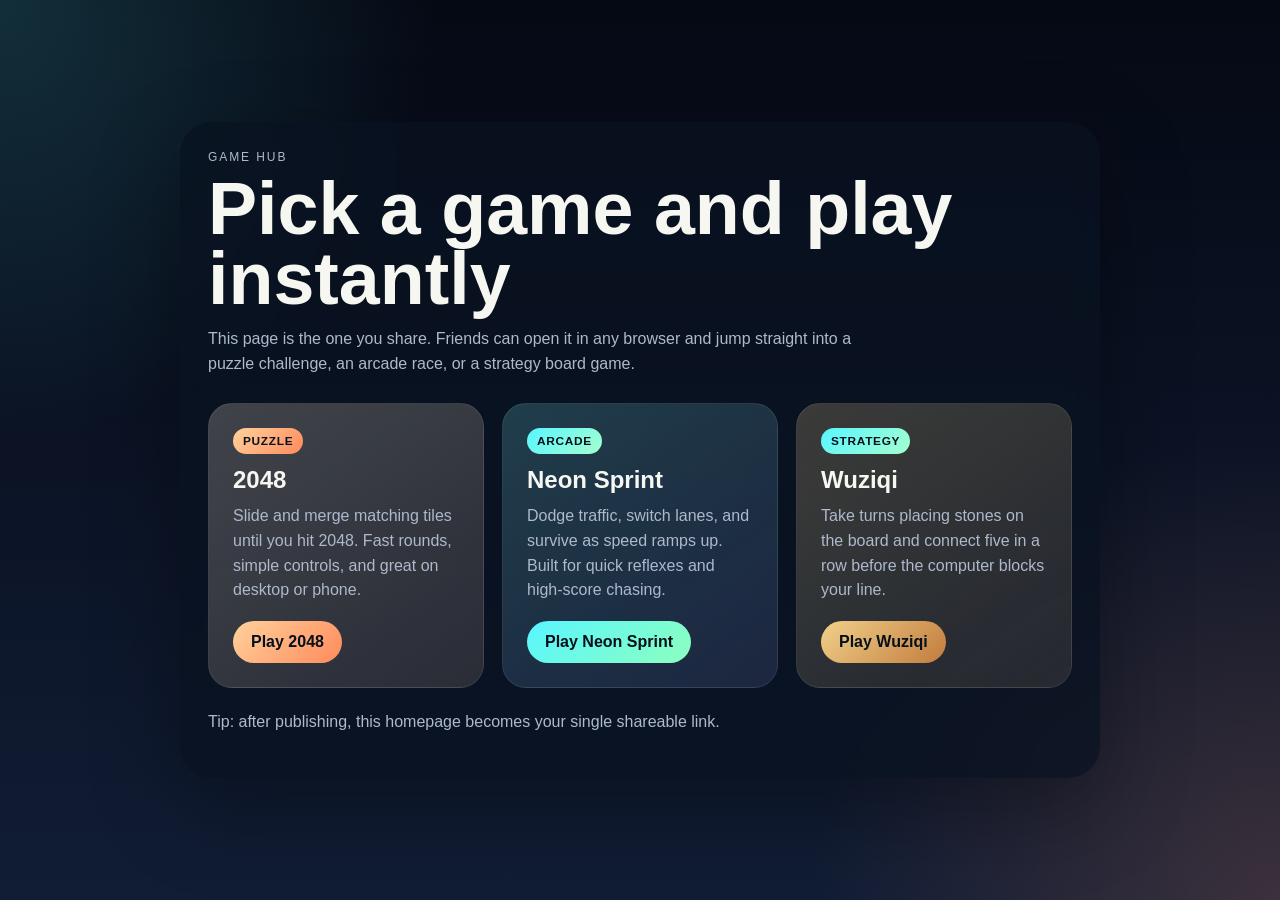
<file: index.html>
<!DOCTYPE html>
<html lang="en">
  <head>
    <meta charset="UTF-8" />
    <meta name="viewport" content="width=device-width, initial-scale=1.0" />
    <title>Browser Games</title>
    <style>
      :root {
        --bg: #0a1120;
        --panel: rgba(10, 18, 32, 0.78);
        --text: #f7f7f2;
        --muted: #aeb9cc;
        --accent: #ff8a5b;
        --accent-2: #58f6ff;
        font-family: "Trebuchet MS", "Segoe UI", sans-serif;
      }

      * {
        box-sizing: border-box;
      }

      body {
        margin: 0;
        min-height: 100vh;
        display: grid;
        place-items: center;
        padding: 24px;
        color: var(--text);
        background:
          radial-gradient(circle at top left, rgba(88, 246, 255, 0.16), transparent 28%),
          radial-gradient(circle at bottom right, rgba(255, 138, 91, 0.18), transparent 30%),
          linear-gradient(180deg, #050914 0%, #111d35 100%);
      }

      .shell {
        width: min(100%, 920px);
        padding: 28px;
        border-radius: 32px;
        background: var(--panel);
        box-shadow: 0 30px 90px rgba(0, 0, 0, 0.32);
        backdrop-filter: blur(12px);
      }

      .hero {
        margin-bottom: 26px;
      }

      .eyebrow,
      .summary,
      .card p {
        margin: 0;
        color: var(--muted);
      }

      .eyebrow {
        margin-bottom: 10px;
        font-size: 0.75rem;
        text-transform: uppercase;
        letter-spacing: 0.16em;
      }

      h1,
      h2 {
        margin: 0;
      }

      h1 {
        font-size: clamp(2.8rem, 8vw, 4.6rem);
        line-height: 0.95;
      }

      .summary {
        margin-top: 12px;
        max-width: 42rem;
        line-height: 1.6;
      }

      .grid {
        display: grid;
        grid-template-columns: repeat(3, minmax(0, 1fr));
        gap: 18px;
      }

      .card {
        padding: 24px;
        border-radius: 24px;
        background: rgba(255, 255, 255, 0.06);
        border: 1px solid rgba(255, 255, 255, 0.08);
      }

      .card-2048 {
        background:
          linear-gradient(145deg, rgba(255, 233, 206, 0.18), rgba(255, 188, 133, 0.08)),
          rgba(255, 255, 255, 0.06);
      }

      .card-race {
        background:
          linear-gradient(145deg, rgba(88, 246, 255, 0.14), rgba(77, 97, 255, 0.08)),
          rgba(255, 255, 255, 0.06);
      }

      .card-wuziqi {
        background:
          linear-gradient(145deg, rgba(226, 190, 112, 0.18), rgba(157, 110, 55, 0.08)),
          rgba(255, 255, 255, 0.06);
      }

      .tag {
        display: inline-block;
        margin-bottom: 12px;
        padding: 6px 10px;
        border-radius: 999px;
        font-size: 0.74rem;
        font-weight: 700;
        letter-spacing: 0.06em;
        text-transform: uppercase;
        color: #07111f;
        background: linear-gradient(135deg, var(--accent-2), #a5ffcf);
      }

      .card-2048 .tag {
        background: linear-gradient(135deg, #ffd29c, #ff8a5b);
      }

      .card p {
        margin-top: 10px;
        line-height: 1.55;
      }

      .actions {
        display: flex;
        gap: 12px;
        margin-top: 18px;
        flex-wrap: wrap;
      }

      a.button {
        display: inline-block;
        padding: 12px 18px;
        border-radius: 999px;
        text-decoration: none;
        font-weight: 700;
        color: #04101c;
        background: linear-gradient(135deg, var(--accent-2), #8dffbe);
      }

      .card-2048 a.button {
        background: linear-gradient(135deg, #ffd29c, #ff8a5b);
      }

      .card-wuziqi a.button {
        background: linear-gradient(135deg, #f1d18a, #c27b3d);
      }

      .note {
        margin-top: 22px;
        color: var(--muted);
        line-height: 1.5;
      }

      @media (max-width: 760px) {
        .grid {
          grid-template-columns: 1fr;
        }

        .shell {
          padding: 20px;
        }
      }
    </style>
  </head>
  <body>
    <main class="shell">
      <section class="hero">
        <p class="eyebrow">Game hub</p>
        <h1>Pick a game and play instantly</h1>
        <p class="summary">
          This page is the one you share. Friends can open it in any browser and
          jump straight into a puzzle challenge, an arcade race, or a strategy
          board game.
        </p>
      </section>

      <section class="grid" aria-label="Games">
        <article class="card card-2048">
          <span class="tag">Puzzle</span>
          <h2>2048</h2>
          <p>
            Slide and merge matching tiles until you hit 2048. Fast rounds,
            simple controls, and great on desktop or phone.
          </p>
          <div class="actions">
            <a class="button" href="2048.html">Play 2048</a>
          </div>
        </article>

        <article class="card card-race">
          <span class="tag">Arcade</span>
          <h2>Neon Sprint</h2>
          <p>
            Dodge traffic, switch lanes, and survive as speed ramps up. Built
            for quick reflexes and high-score chasing.
          </p>
          <div class="actions">
            <a class="button" href="race.html">Play Neon Sprint</a>
          </div>
        </article>

        <article class="card card-wuziqi">
          <span class="tag">Strategy</span>
          <h2>Wuziqi</h2>
          <p>
            Take turns placing stones on the board and connect five in a row
            before the computer blocks your line.
          </p>
          <div class="actions">
            <a class="button" href="wuziqi.html">Play Wuziqi</a>
          </div>
        </article>
      </section>

      <p class="note">
        Tip: after publishing, this homepage becomes your single shareable link.
      </p>
    </main>
  </body>
</html>
</file>
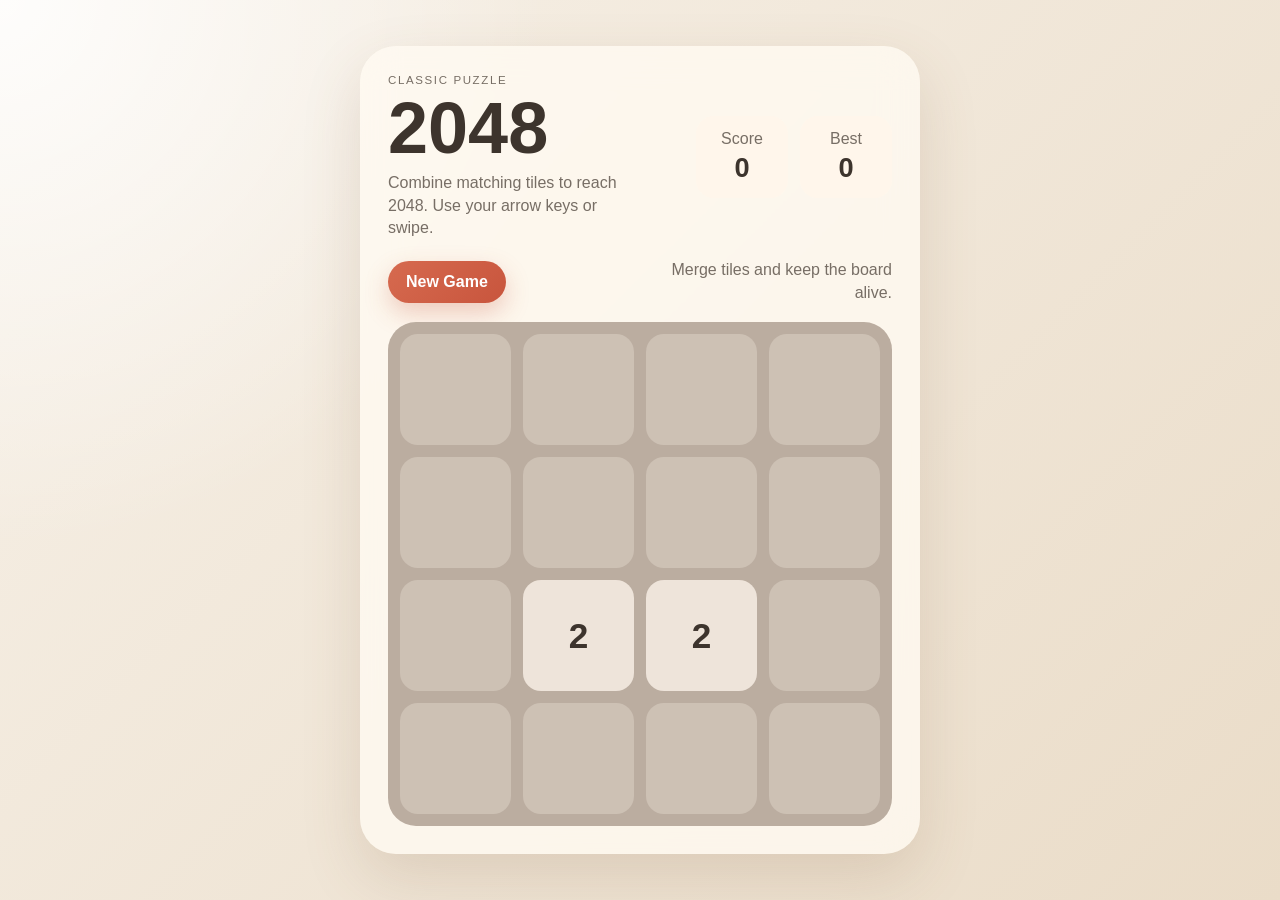
<file: 2048.html>
<!DOCTYPE html>
<html lang="en">
  <head>
    <meta charset="UTF-8" />
    <meta name="viewport" content="width=device-width, initial-scale=1.0" />
    <title>2048</title>
    <link rel="stylesheet" href="styles.css" />
  </head>
  <body>
    <main class="app">
      <header class="hero">
        <div>
          <p class="eyebrow">Classic puzzle</p>
          <h1>2048</h1>
          <p class="subtitle">
            Combine matching tiles to reach 2048. Use your arrow keys or swipe.
          </p>
        </div>
        <div class="scoreboard" aria-label="Game scores">
          <div class="score-card">
            <span class="score-label">Score</span>
            <strong id="score">0</strong>
          </div>
          <div class="score-card">
            <span class="score-label">Best</span>
            <strong id="best-score">0</strong>
          </div>
        </div>
      </header>

      <section class="controls">
        <button id="new-game" type="button">New Game</button>
        <p id="status" class="status" aria-live="polite">
          Merge tiles and keep the board alive.
        </p>
      </section>

      <section class="board-shell">
        <div
          id="board"
          class="board"
          role="grid"
          aria-label="2048 game board"
        ></div>
      </section>
    </main>

    <script src="script.js"></script>
  </body>
</html>
</file>
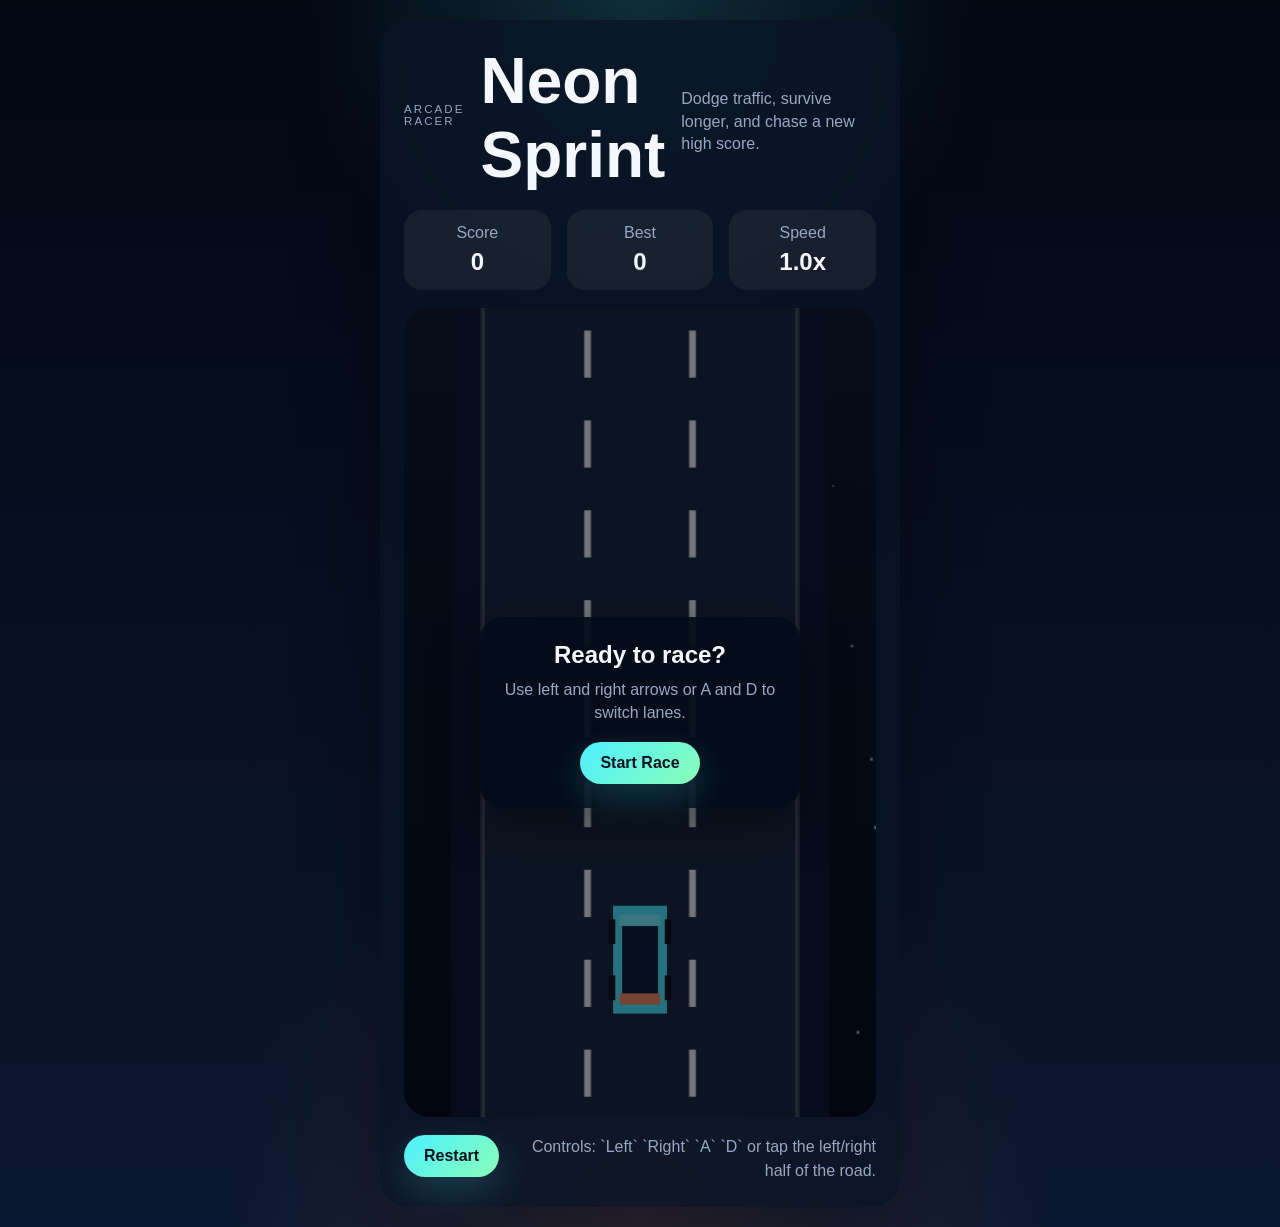
<file: race.html>
<!DOCTYPE html>
<html lang="en">
  <head>
    <meta charset="UTF-8" />
    <meta name="viewport" content="width=device-width, initial-scale=1.0" />
    <title>Neon Sprint</title>
    <link rel="stylesheet" href="race.css" />
  </head>
  <body>
    <main class="app">
      <section class="intro">
        <p class="eyebrow">Arcade racer</p>
        <h1>Neon Sprint</h1>
        <p class="subtitle">
          Dodge traffic, survive longer, and chase a new high score.
        </p>
      </section>

      <section class="hud">
        <div class="stat">
          <span>Score</span>
          <strong id="score">0</strong>
        </div>
        <div class="stat">
          <span>Best</span>
          <strong id="best-score">0</strong>
        </div>
        <div class="stat">
          <span>Speed</span>
          <strong id="speed">1.0x</strong>
        </div>
      </section>

      <section class="stage">
        <canvas
          id="game"
          width="420"
          height="720"
          aria-label="Car racing game"
        ></canvas>
        <div class="overlay" id="overlay">
          <div class="panel">
            <h2 id="overlay-title">Ready to race?</h2>
            <p id="overlay-message">
              Use left and right arrows or A and D to switch lanes.
            </p>
            <button id="start-button" type="button">Start Race</button>
          </div>
        </div>
      </section>

      <section class="controls">
        <button id="restart-button" type="button">Restart</button>
        <p class="tips">Controls: `Left` `Right` `A` `D` or tap the left/right half of the road.</p>
      </section>
    </main>

    <script src="race.js"></script>
  </body>
</html>
</file>
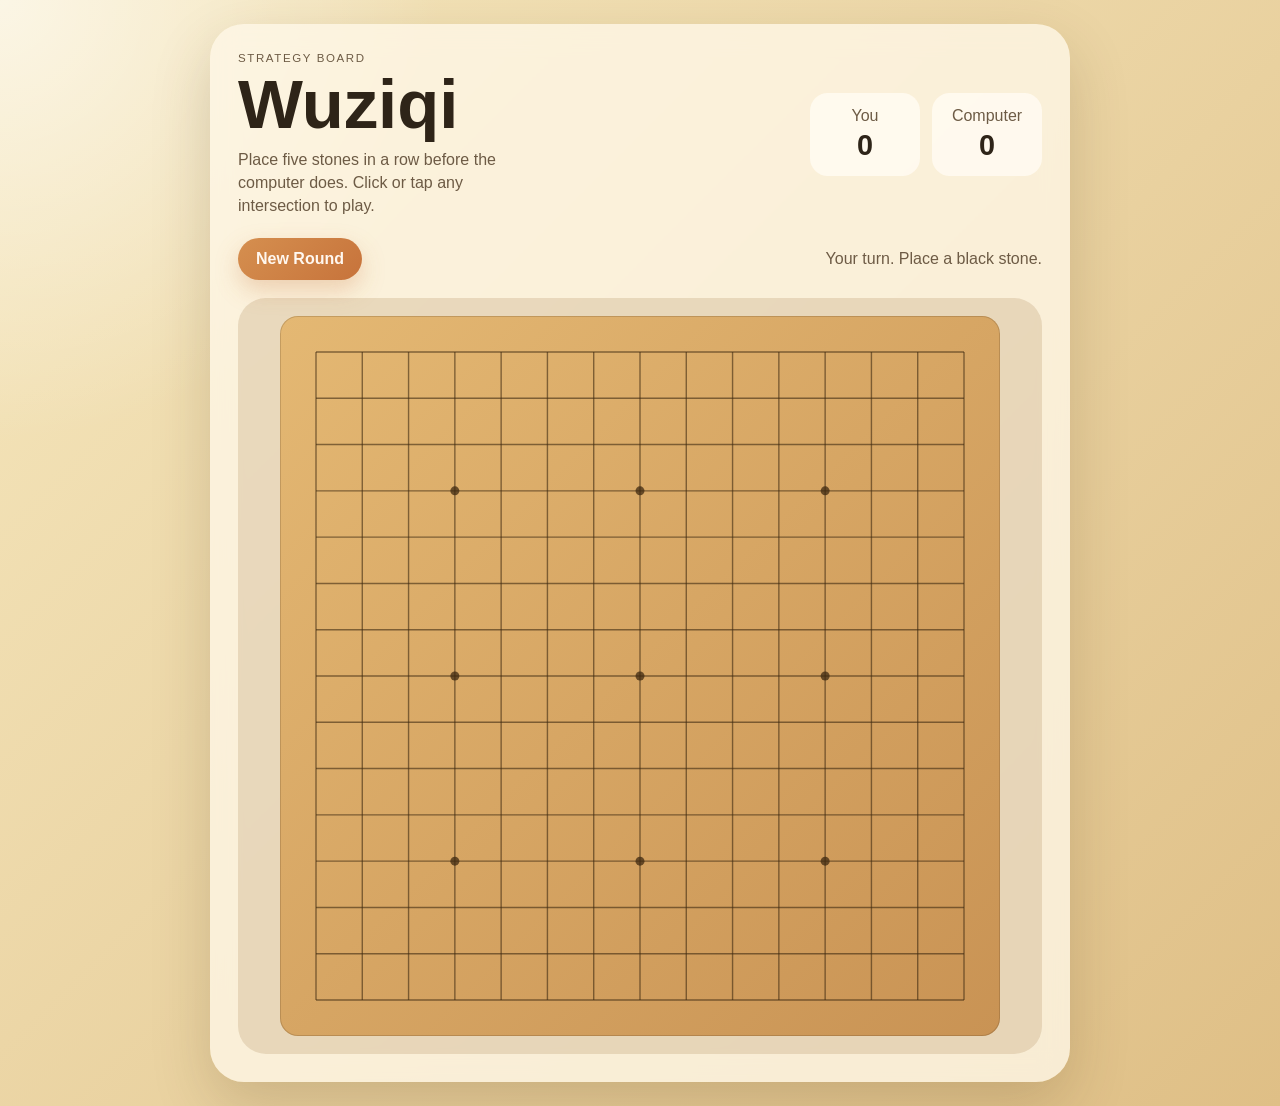
<file: wuziqi.html>
<!DOCTYPE html>
<html lang="en">
  <head>
    <meta charset="UTF-8" />
    <meta name="viewport" content="width=device-width, initial-scale=1.0" />
    <title>Wuziqi</title>
    <link rel="stylesheet" href="wuziqi.css" />
  </head>
  <body>
    <main class="app">
      <section class="hero">
        <div>
          <p class="eyebrow">Strategy board</p>
          <h1>Wuziqi</h1>
          <p class="subtitle">
            Place five stones in a row before the computer does. Click or tap
            any intersection to play.
          </p>
        </div>
        <div class="scoreboard">
          <div class="score-card">
            <span class="score-label">You</span>
            <strong id="player-wins">0</strong>
          </div>
          <div class="score-card">
            <span class="score-label">Computer</span>
            <strong id="cpu-wins">0</strong>
          </div>
        </div>
      </section>

      <section class="controls">
        <button id="new-game" type="button">New Round</button>
        <p id="status" class="status" aria-live="polite">
          Your turn. Place a black stone.
        </p>
      </section>

      <section class="board-shell">
        <canvas
          id="board"
          width="720"
          height="720"
          aria-label="Wuziqi game board"
        ></canvas>
      </section>
    </main>

    <script src="wuziqi.js"></script>
  </body>
</html>
</file>
<file: styles.css>
:root {
  --bg: #f4efe6;
  --surface: rgba(255, 250, 242, 0.8);
  --surface-strong: #bbada0;
  --text: #3d342d;
  --muted: #776e65;
  --accent: #c8553d;
  --tile-empty: rgba(238, 228, 218, 0.35);
  --shadow: 0 24px 60px rgba(126, 87, 56, 0.16);
  --radius: 28px;
  font-family: "Avenir Next", "Segoe UI", sans-serif;
}

* {
  box-sizing: border-box;
}

body {
  margin: 0;
  min-height: 100vh;
  display: grid;
  place-items: center;
  padding: 24px;
  color: var(--text);
  background:
    radial-gradient(circle at top left, rgba(255, 255, 255, 0.85), transparent 35%),
    linear-gradient(135deg, #f7f1e8 0%, #eadcc8 100%);
}

.app {
  width: min(100%, 560px);
  padding: 28px;
  border-radius: 36px;
  background: var(--surface);
  box-shadow: var(--shadow);
  backdrop-filter: blur(18px);
}

.hero,
.controls {
  display: flex;
  gap: 16px;
  align-items: center;
  justify-content: space-between;
}

.hero {
  margin-bottom: 20px;
}

.eyebrow,
.subtitle,
.status,
.score-label {
  margin: 0;
  color: var(--muted);
}

.eyebrow {
  text-transform: uppercase;
  letter-spacing: 0.14em;
  font-size: 0.72rem;
  margin-bottom: 8px;
}

h1 {
  margin: 0;
  font-size: clamp(3rem, 10vw, 4.5rem);
  line-height: 0.95;
}

.subtitle {
  margin-top: 10px;
  max-width: 28ch;
  line-height: 1.4;
}

.scoreboard {
  display: flex;
  gap: 12px;
}

.score-card {
  min-width: 92px;
  padding: 14px 16px;
  border-radius: 18px;
  text-align: center;
  background: #fff6eb;
}

.score-card strong {
  display: block;
  margin-top: 4px;
  font-size: 1.7rem;
}

.controls {
  margin-bottom: 18px;
}

button {
  border: 0;
  border-radius: 999px;
  padding: 12px 18px;
  font: inherit;
  font-weight: 700;
  color: #fff;
  background: linear-gradient(135deg, #d66a4f, var(--accent));
  box-shadow: 0 10px 24px rgba(200, 85, 61, 0.28);
  cursor: pointer;
  transition: transform 140ms ease, box-shadow 140ms ease;
}

button:hover {
  transform: translateY(-1px);
  box-shadow: 0 14px 28px rgba(200, 85, 61, 0.32);
}

button:active {
  transform: translateY(1px);
}

.status {
  text-align: right;
  max-width: 26ch;
  line-height: 1.4;
}

.board-shell {
  position: relative;
}

.board {
  display: grid;
  grid-template-columns: repeat(4, 1fr);
  gap: 12px;
  padding: 12px;
  border-radius: var(--radius);
  background: var(--surface-strong);
  touch-action: none;
}

.cell {
  aspect-ratio: 1;
  border-radius: 18px;
  display: grid;
  place-items: center;
  background: var(--tile-empty);
  color: var(--text);
  font-weight: 800;
  font-size: clamp(1.5rem, 6vw, 2.2rem);
  user-select: none;
  transition:
    transform 120ms ease,
    background-color 120ms ease,
    color 120ms ease;
}

.cell[data-value="0"] {
  color: transparent;
}

.cell[data-value="2"] { background: #eee4da; }
.cell[data-value="4"] { background: #ede0c8; }
.cell[data-value="8"] { background: #f2b179; color: #fffaf4; }
.cell[data-value="16"] { background: #f59563; color: #fffaf4; }
.cell[data-value="32"] { background: #f67c5f; color: #fffaf4; }
.cell[data-value="64"] { background: #f65e3b; color: #fffaf4; }
.cell[data-value="128"] { background: #edcf72; color: #fffaf4; font-size: clamp(1.3rem, 5vw, 1.9rem); }
.cell[data-value="256"] { background: #edcc61; color: #fffaf4; font-size: clamp(1.3rem, 5vw, 1.9rem); }
.cell[data-value="512"] { background: #edc850; color: #fffaf4; font-size: clamp(1.3rem, 5vw, 1.9rem); }
.cell[data-value="1024"] { background: #edc53f; color: #fffaf4; font-size: clamp(1.05rem, 4.2vw, 1.5rem); }
.cell[data-value="2048"] { background: #edc22e; color: #fffaf4; font-size: clamp(1.05rem, 4.2vw, 1.5rem); }
.cell[data-value="4096"],
.cell[data-value="8192"] {
  background: #3c3a32;
  color: #fffaf4;
  font-size: clamp(1rem, 3.8vw, 1.25rem);
}

.cell.pop {
  transform: scale(1.04);
}

@media (max-width: 560px) {
  body {
    padding: 14px;
  }

  .app {
    padding: 20px;
    border-radius: 28px;
  }

  .hero,
  .controls {
    flex-direction: column;
    align-items: stretch;
  }

  .subtitle,
  .status {
    max-width: none;
  }

  .scoreboard {
    justify-content: space-between;
  }

  .status {
    text-align: left;
  }
}
</file>
<file: race.css>
:root {
  --bg: #07111f;
  --panel: rgba(9, 20, 37, 0.78);
  --panel-strong: rgba(4, 11, 24, 0.92);
  --text: #f4f7fb;
  --muted: #97a8c4;
  --accent: #4df0ff;
  --accent-2: #ff8a5b;
  --track: #1b2435;
  --lane: #cad3df;
  font-family: "Trebuchet MS", "Segoe UI", sans-serif;
}

* {
  box-sizing: border-box;
}

body {
  margin: 0;
  min-height: 100vh;
  display: grid;
  place-items: center;
  padding: 20px;
  color: var(--text);
  background:
    radial-gradient(circle at top, rgba(77, 240, 255, 0.18), transparent 25%),
    radial-gradient(circle at bottom, rgba(255, 138, 91, 0.14), transparent 30%),
    linear-gradient(180deg, #030712 0%, #0b1730 100%);
}

.app {
  width: min(100%, 520px);
  padding: 24px;
  border-radius: 28px;
  background: var(--panel);
  box-shadow: 0 28px 80px rgba(0, 0, 0, 0.38);
  backdrop-filter: blur(12px);
}

.intro,
.hud,
.controls {
  display: flex;
  align-items: center;
  justify-content: space-between;
  gap: 16px;
}

.intro {
  margin-bottom: 18px;
}

.eyebrow,
.subtitle,
.tips,
.stat span {
  margin: 0;
  color: var(--muted);
}

.eyebrow {
  font-size: 0.72rem;
  text-transform: uppercase;
  letter-spacing: 0.18em;
  margin-bottom: 6px;
}

h1,
h2 {
  margin: 0;
}

h1 {
  font-size: clamp(2.7rem, 9vw, 4rem);
}

.subtitle {
  margin-top: 8px;
  line-height: 1.4;
  max-width: 30ch;
}

.hud {
  margin-bottom: 18px;
}

.stat {
  flex: 1;
  padding: 14px 16px;
  border-radius: 18px;
  background: rgba(255, 255, 255, 0.06);
  text-align: center;
}

.stat strong {
  display: block;
  margin-top: 6px;
  font-size: 1.5rem;
}

.stage {
  position: relative;
  margin-bottom: 18px;
}

canvas {
  display: block;
  width: 100%;
  height: auto;
  border-radius: 26px;
  background: linear-gradient(180deg, #182031 0%, #101723 100%);
  box-shadow: inset 0 0 0 1px rgba(255, 255, 255, 0.04);
}

.overlay {
  position: absolute;
  inset: 0;
  display: grid;
  place-items: center;
  padding: 24px;
  border-radius: 26px;
  background: rgba(3, 8, 20, 0.54);
}

.overlay.hidden {
  display: none;
}

.panel {
  width: min(100%, 320px);
  padding: 24px;
  border-radius: 22px;
  text-align: center;
  background: var(--panel-strong);
  box-shadow: 0 18px 50px rgba(0, 0, 0, 0.35);
}

.panel p {
  margin: 10px 0 0;
  color: var(--muted);
  line-height: 1.4;
}

button {
  border: 0;
  border-radius: 999px;
  padding: 12px 20px;
  margin-top: 18px;
  font: inherit;
  font-weight: 700;
  color: #00101e;
  background: linear-gradient(135deg, var(--accent), #89ffb7);
  cursor: pointer;
  box-shadow: 0 14px 36px rgba(77, 240, 255, 0.2);
}

.controls {
  align-items: flex-start;
}

#restart-button {
  margin-top: 0;
}

.tips {
  line-height: 1.5;
  text-align: right;
}

@media (max-width: 560px) {
  .app {
    padding: 18px;
  }

  .intro,
  .hud,
  .controls {
    flex-direction: column;
    align-items: stretch;
  }

  .tips {
    text-align: left;
  }
}
</file>
<file: wuziqi.css>
:root {
  --panel: rgba(254, 247, 230, 0.8);
  --text: #2e2418;
  --muted: #6d5b45;
  --accent: #c7733b;
  --shadow: 0 24px 60px rgba(87, 61, 27, 0.2);
  font-family: "Avenir Next", "Segoe UI", sans-serif;
}

* {
  box-sizing: border-box;
}

body {
  margin: 0;
  min-height: 100vh;
  display: grid;
  place-items: center;
  padding: 24px;
  color: var(--text);
  background:
    radial-gradient(circle at top left, rgba(255, 255, 255, 0.6), transparent 26%),
    linear-gradient(135deg, #f6e8bf 0%, #dfbf86 100%);
}

.app {
  width: min(100%, 860px);
  padding: 28px;
  border-radius: 34px;
  background: var(--panel);
  box-shadow: var(--shadow);
  backdrop-filter: blur(14px);
}

.hero,
.controls {
  display: flex;
  gap: 16px;
  align-items: center;
  justify-content: space-between;
}

.hero {
  margin-bottom: 20px;
}

.eyebrow,
.subtitle,
.status,
.score-label {
  margin: 0;
  color: var(--muted);
}

.eyebrow {
  text-transform: uppercase;
  letter-spacing: 0.14em;
  font-size: 0.72rem;
  margin-bottom: 8px;
}

h1 {
  margin: 0;
  font-size: clamp(2.8rem, 8vw, 4.3rem);
  line-height: 0.96;
}

.subtitle {
  margin-top: 10px;
  max-width: 32ch;
  line-height: 1.45;
}

.scoreboard {
  display: flex;
  gap: 12px;
}

.score-card {
  min-width: 110px;
  padding: 14px 16px;
  border-radius: 18px;
  text-align: center;
  background: rgba(255, 251, 241, 0.9);
}

.score-card strong {
  display: block;
  margin-top: 4px;
  font-size: 1.8rem;
}

.controls {
  margin-bottom: 18px;
}

button {
  border: 0;
  border-radius: 999px;
  padding: 12px 18px;
  font: inherit;
  font-weight: 700;
  color: #fff7ef;
  background: linear-gradient(135deg, #d58f4f, var(--accent));
  box-shadow: 0 10px 24px rgba(199, 115, 59, 0.28);
  cursor: pointer;
}

.status {
  text-align: right;
  max-width: 30ch;
  line-height: 1.45;
}

.board-shell {
  display: grid;
  place-items: center;
  padding: 18px;
  border-radius: 28px;
  background: rgba(154, 117, 66, 0.2);
}

canvas {
  display: block;
  width: min(100%, 720px);
  height: auto;
  border-radius: 18px;
  background: linear-gradient(135deg, #e4b873 0%, #c99354 100%);
  touch-action: manipulation;
  box-shadow: inset 0 0 0 1px rgba(72, 47, 20, 0.2);
}

@media (max-width: 720px) {
  body {
    padding: 14px;
  }

  .app {
    padding: 20px;
  }

  .hero,
  .controls {
    flex-direction: column;
    align-items: stretch;
  }

  .scoreboard {
    justify-content: space-between;
  }

  .status {
    text-align: left;
    max-width: none;
  }
}
</file>
